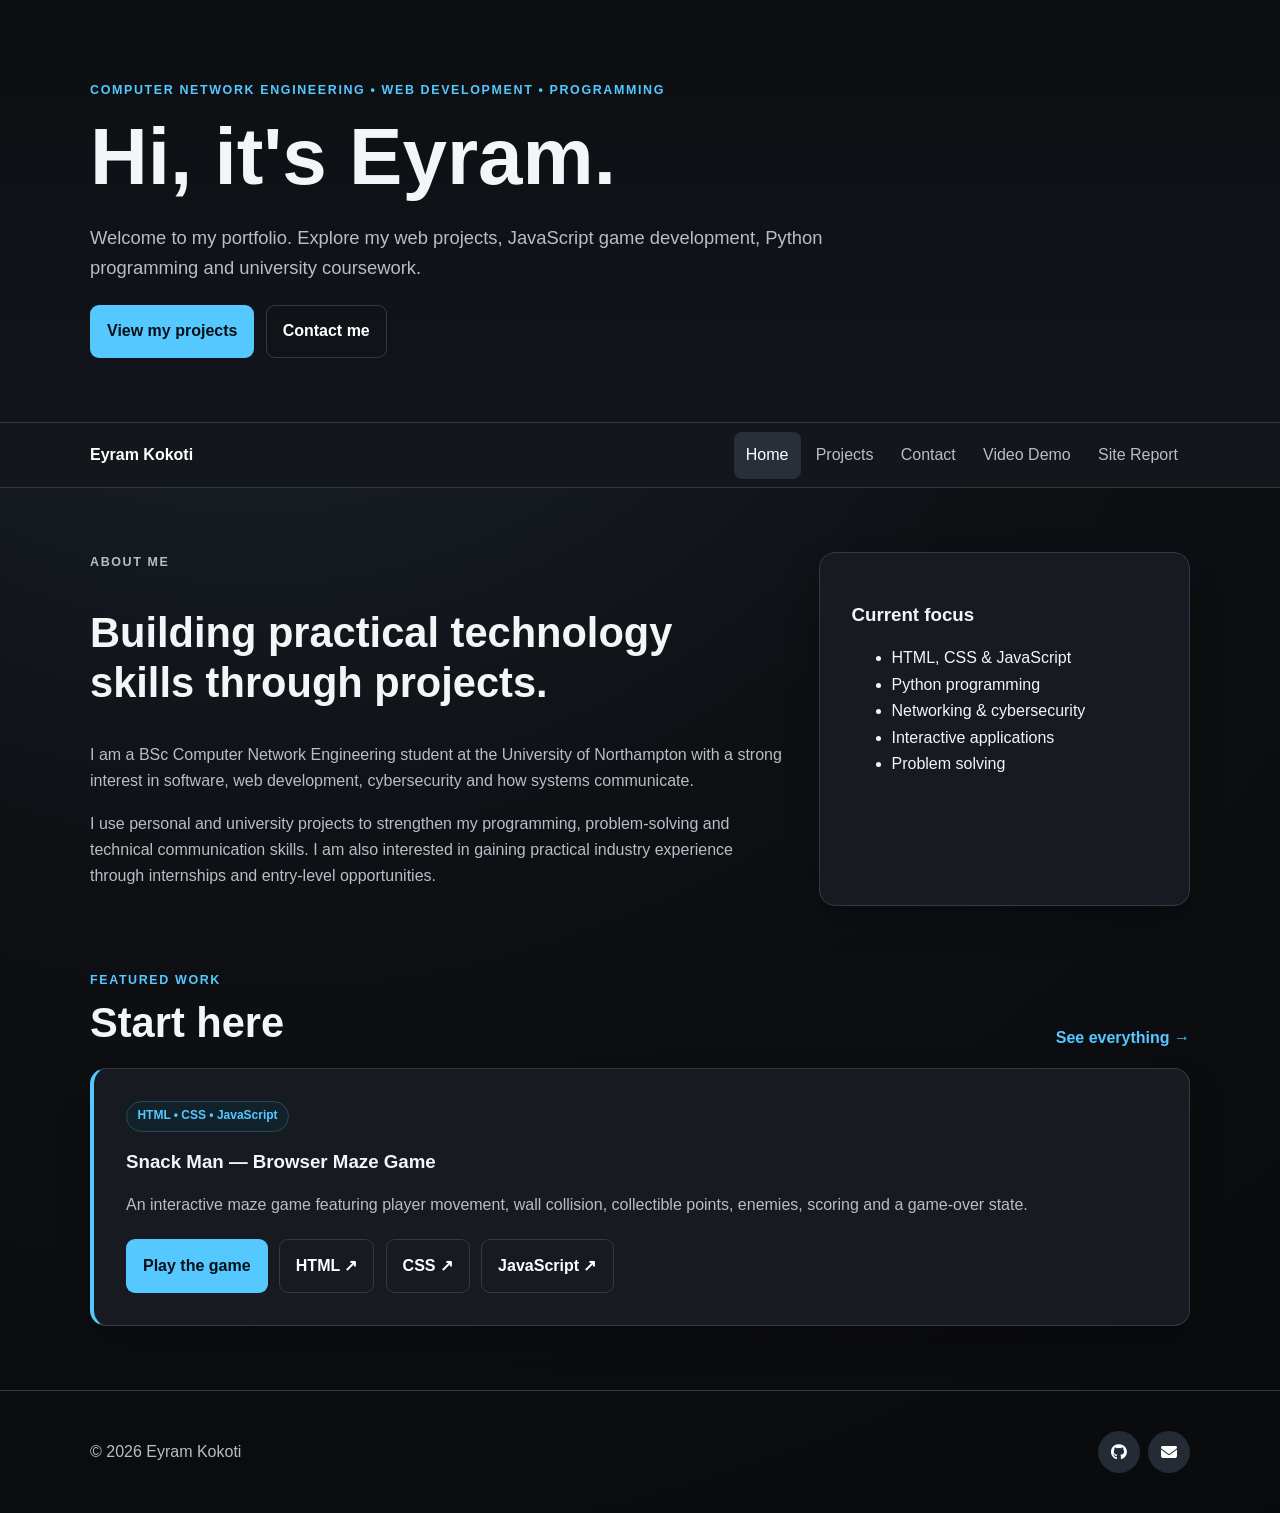
<file: index.html>
<!doctype html><html lang="en"><head><meta charset="utf-8"><meta name="viewport" content="width=device-width,initial-scale=1"><meta name="description" content="Eyram Kokoti's software, web development and programming portfolio."><title>Eyram Kokoti | Portfolio</title><link rel="stylesheet" href="main.css"><link rel="stylesheet" href="https://cdnjs.cloudflare.com/ajax/libs/font-awesome/6.5.0/css/all.min.css"></head><body><header class="site-header"><div class="container"><p class="eyebrow">Computer Network Engineering • Web Development • Programming</p><h1>Hi, it's Eyram.</h1><p class="lead">Welcome to my portfolio. Explore my web projects, JavaScript game development, Python programming and university coursework.</p><div class="hero-actions"><a class="button" href="project.html">View my projects</a><a class="button button-secondary" href="contact.html">Contact me</a></div></div></header><nav class="site-nav" aria-label="Main navigation"><div class="container nav-inner"><a class="brand" href="index.html">Eyram Kokoti</a><div class="nav-links"><a href="index.html" aria-current="page">Home</a><a href="project.html">Projects</a><a href="contact.html">Contact</a><a href="videodemo.html">Video Demo</a><a href="sitereport.html">Site Report</a></div></div></nav><main class="container content"><section class="intro-grid"><div><p class="eyebrow">About me</p><h2>Building practical technology skills through projects.</h2><p>I am a BSc Computer Network Engineering student at the University of Northampton with a strong interest in software, web development, cybersecurity and how systems communicate.</p><p>I use personal and university projects to strengthen my programming, problem-solving and technical communication skills. I am also interested in gaining practical industry experience through internships and entry-level opportunities.</p></div><aside class="quick-card"><h3>Current focus</h3><ul><li>HTML, CSS & JavaScript</li><li>Python programming</li><li>Networking & cybersecurity</li><li>Interactive applications</li><li>Problem solving</li></ul></aside></section><section class="featured"><div class="section-heading"><div><p class="eyebrow">Featured work</p><h2>Start here</h2></div><a class="text-link" href="project.html">See everything →</a></div><article class="feature-card"><div><span class="tag">HTML • CSS • JavaScript</span><h3>Snack Man — Browser Maze Game</h3><p>An interactive maze game featuring player movement, wall collision, collectible points, enemies, scoring and a game-over state.</p><div class="button-row"><a class="button" href="browser-maze-game/">Play the game</a><a class="button button-secondary" href="https://github.com/Ramzy2234/as1-Ramzy2234-pub/blob/master/browser-maze-game/index.html" target="_blank" rel="noopener">HTML ↗</a><a class="button button-secondary" href="https://github.com/Ramzy2234/as1-Ramzy2234-pub/blob/master/browser-maze-game/style.css" target="_blank" rel="noopener">CSS ↗</a><a class="button button-secondary" href="https://github.com/Ramzy2234/as1-Ramzy2234-pub/blob/master/browser-maze-game/script.js" target="_blank" rel="noopener">JavaScript ↗</a></div></div></article></section></main><footer class="site-footer"><div class="container footer-inner"><p>© 2026 Eyram Kokoti</p><div class="socials"><a href="https://github.com/Ramzy2234" target="_blank" rel="noopener" aria-label="GitHub"><i class="fab fa-github"></i></a><a href="mailto:eyramkokoti@gmail.com" aria-label="Email"><i class="fas fa-envelope"></i></a></div></div></footer></body></html>
</file>
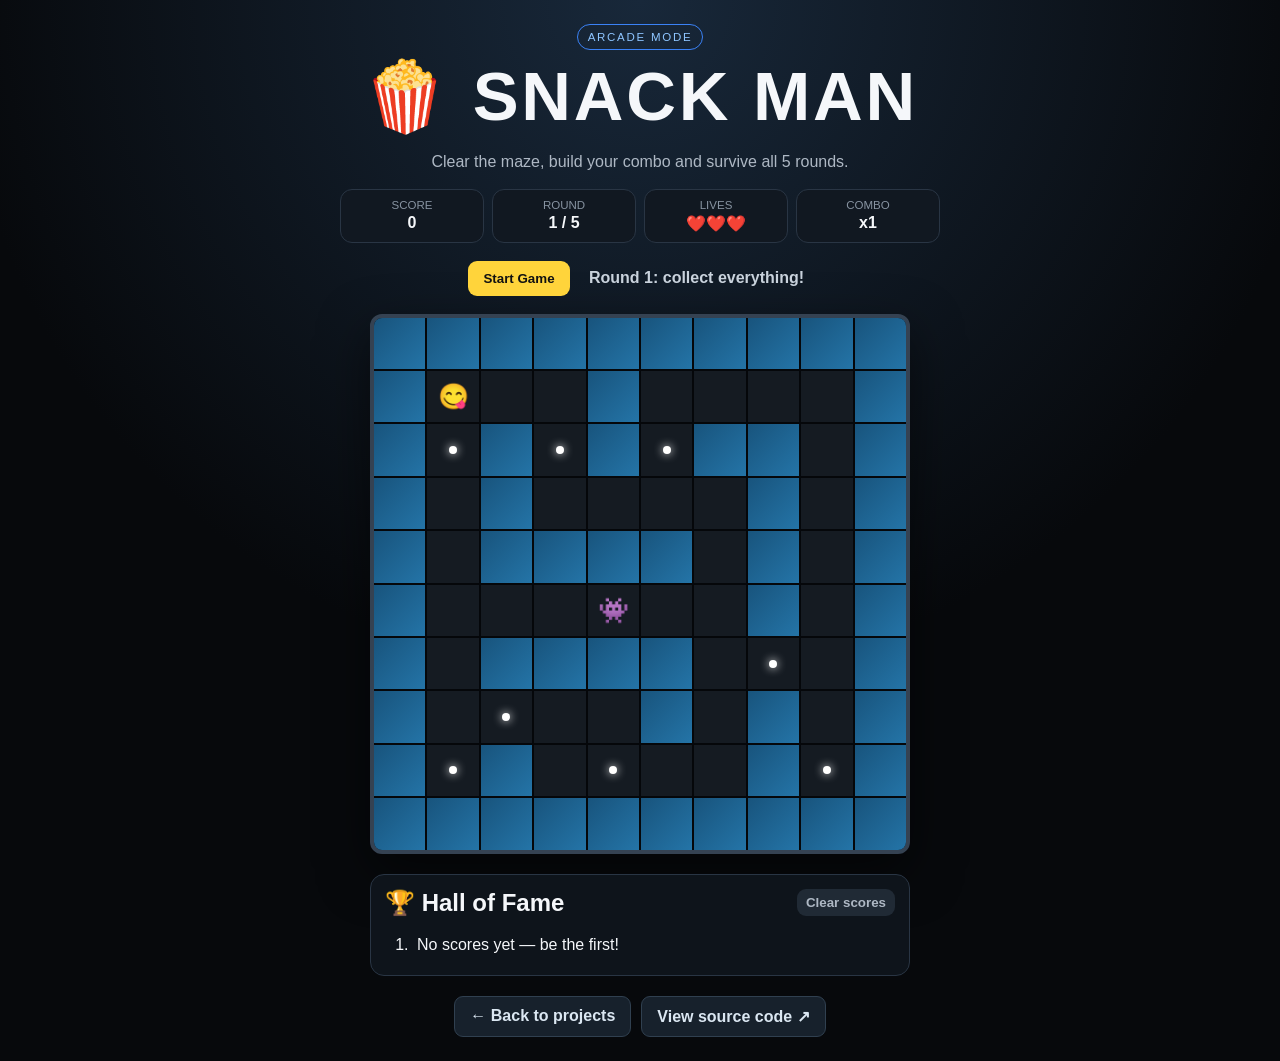
<file: browser-maze-game/index.html>
<!doctype html>
<html lang="en">
<head>
<meta charset="utf-8"><meta name="viewport" content="width=device-width,initial-scale=1">
<title>Snack Man | Eyram Kokoti</title><link rel="stylesheet" href="style.css">
</head>
<body>
<main class="game-shell">
<header><div class="badge">ARCADE MODE</div><h1>🍿 SNACK MAN</h1><p>Clear the maze, build your combo and survive all 5 rounds.</p></header>
<section class="hud">
<div><span>Score</span><strong id="score">0</strong></div><div><span>Round</span><strong id="round">1 / 5</strong></div><div><span>Lives</span><strong id="lives">❤️❤️❤️</strong></div><div><span>Combo</span><strong id="combo">x1</strong></div>
</section>
<section class="controls"><button id="startBtn">Start Game</button><button id="restartBtn" hidden>Restart</button><span id="message" role="status" aria-live="polite">Ready?</span></section>
<div id="maze" class="maze" aria-label="Snack Man maze"></div>
<div class="mobile-controls" aria-label="Touch controls"><button data-move="up">▲</button><div><button data-move="left">◀</button><button data-move="down">▼</button><button data-move="right">▶</button></div></div>
<section class="leaderboard"><div class="section-heading"><h2>🏆 Hall of Fame</h2><button id="clearBoard" type="button">Clear scores</button></div><ol id="leaderboardList"><li>No scores yet — be the first!</li></ol></section>
<div class="game-actions"><a href="../project.html">← Back to projects</a><a href="https://github.com/Ramzy2234/as1-Ramzy2234-pub/blob/master/browser-maze-game/script.js" target="_blank" rel="noopener">View source code ↗</a></div>
</main><script src="script.js"></script>
</body></html>
</file>
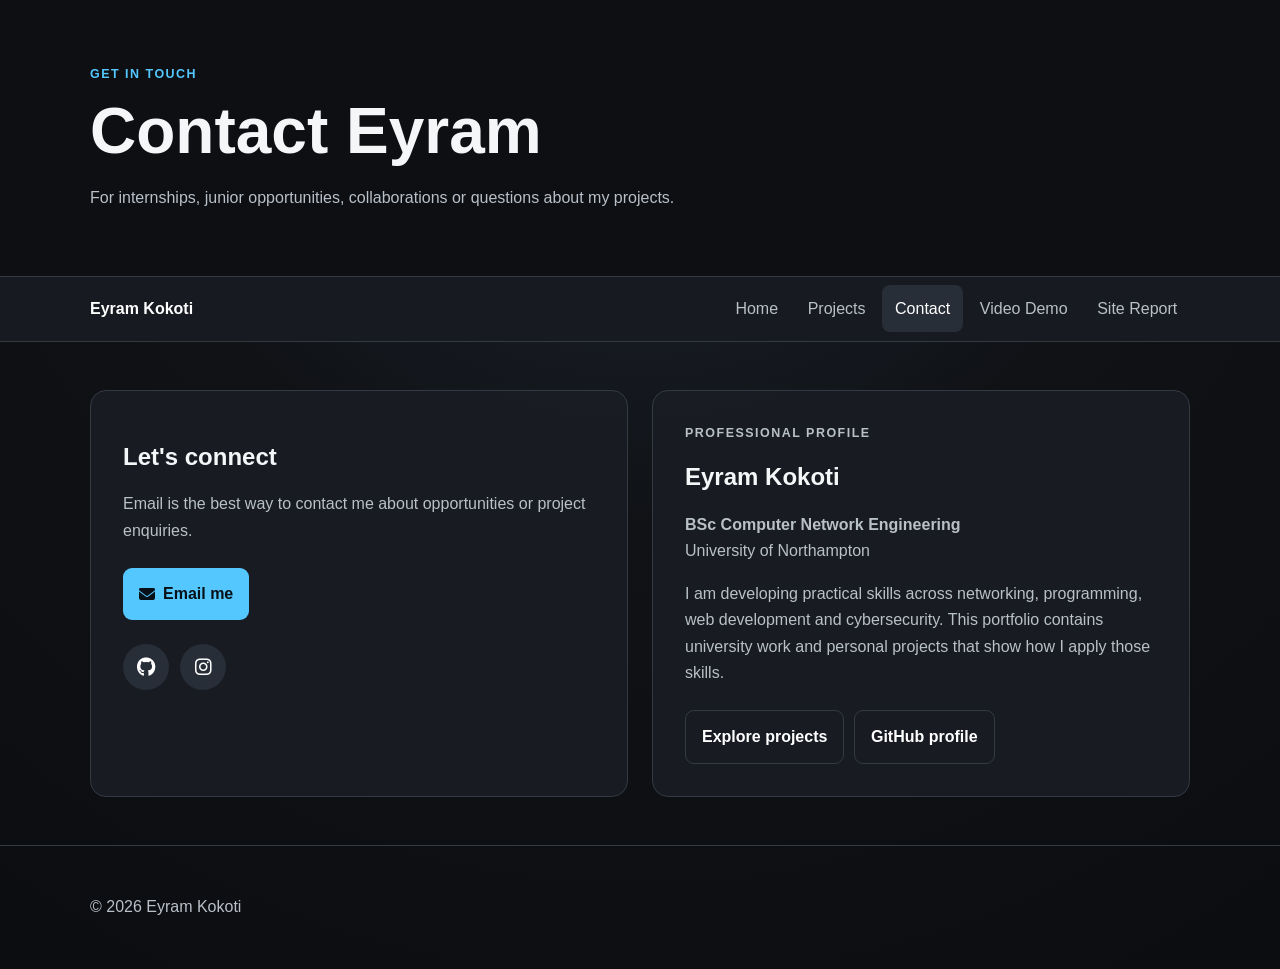
<file: contact.html>
<!doctype html><html lang="en"><head><meta charset="utf-8"><meta name="viewport" content="width=device-width,initial-scale=1"><meta name="description" content="Contact Eyram Kokoti."><title>Eyram Kokoti | Contact</title><link rel="stylesheet" href="contact.css"><link rel="stylesheet" href="https://cdnjs.cloudflare.com/ajax/libs/font-awesome/6.5.0/css/all.min.css"></head><body><header><div class="container"><p class="eyebrow">Get in touch</p><h1>Contact Eyram</h1><p>For internships, junior opportunities, collaborations or questions about my projects.</p></div></header><nav class="site-nav"><div class="container nav-inner"><a class="brand" href="index.html">Eyram Kokoti</a><div class="nav-links"><a href="index.html">Home</a><a href="project.html">Projects</a><a href="contact.html" aria-current="page">Contact</a><a href="videodemo.html">Video Demo</a><a href="sitereport.html">Site Report</a></div></div></nav><main class="container contact-main"><section class="contact-card"><h2>Let's connect</h2><p>Email is the best way to contact me about opportunities or project enquiries.</p><a class="button" href="mailto:eyramkokoti@gmail.com"><i class="fas fa-envelope"></i> Email me</a><div class="contact-icons"><a href="https://github.com/Ramzy2234" target="_blank" rel="noopener" aria-label="GitHub"><i class="fab fa-github"></i></a><a href="https://www.instagram.com/offthemapp22" target="_blank" rel="noopener" aria-label="Instagram"><i class="fab fa-instagram"></i></a></div></section><section class="profile-card"><p class="eyebrow">Professional profile</p><h2>Eyram Kokoti</h2><p><strong>BSc Computer Network Engineering</strong><br>University of Northampton</p><p>I am developing practical skills across networking, programming, web development and cybersecurity. This portfolio contains university work and personal projects that show how I apply those skills.</p><div class="button-row"><a class="button button-secondary" href="project.html">Explore projects</a><a class="button button-secondary" href="https://github.com/Ramzy2234" target="_blank" rel="noopener">GitHub profile</a></div></section></main><footer><div class="container"><p>© 2026 Eyram Kokoti</p></div></footer></body></html>
</file>
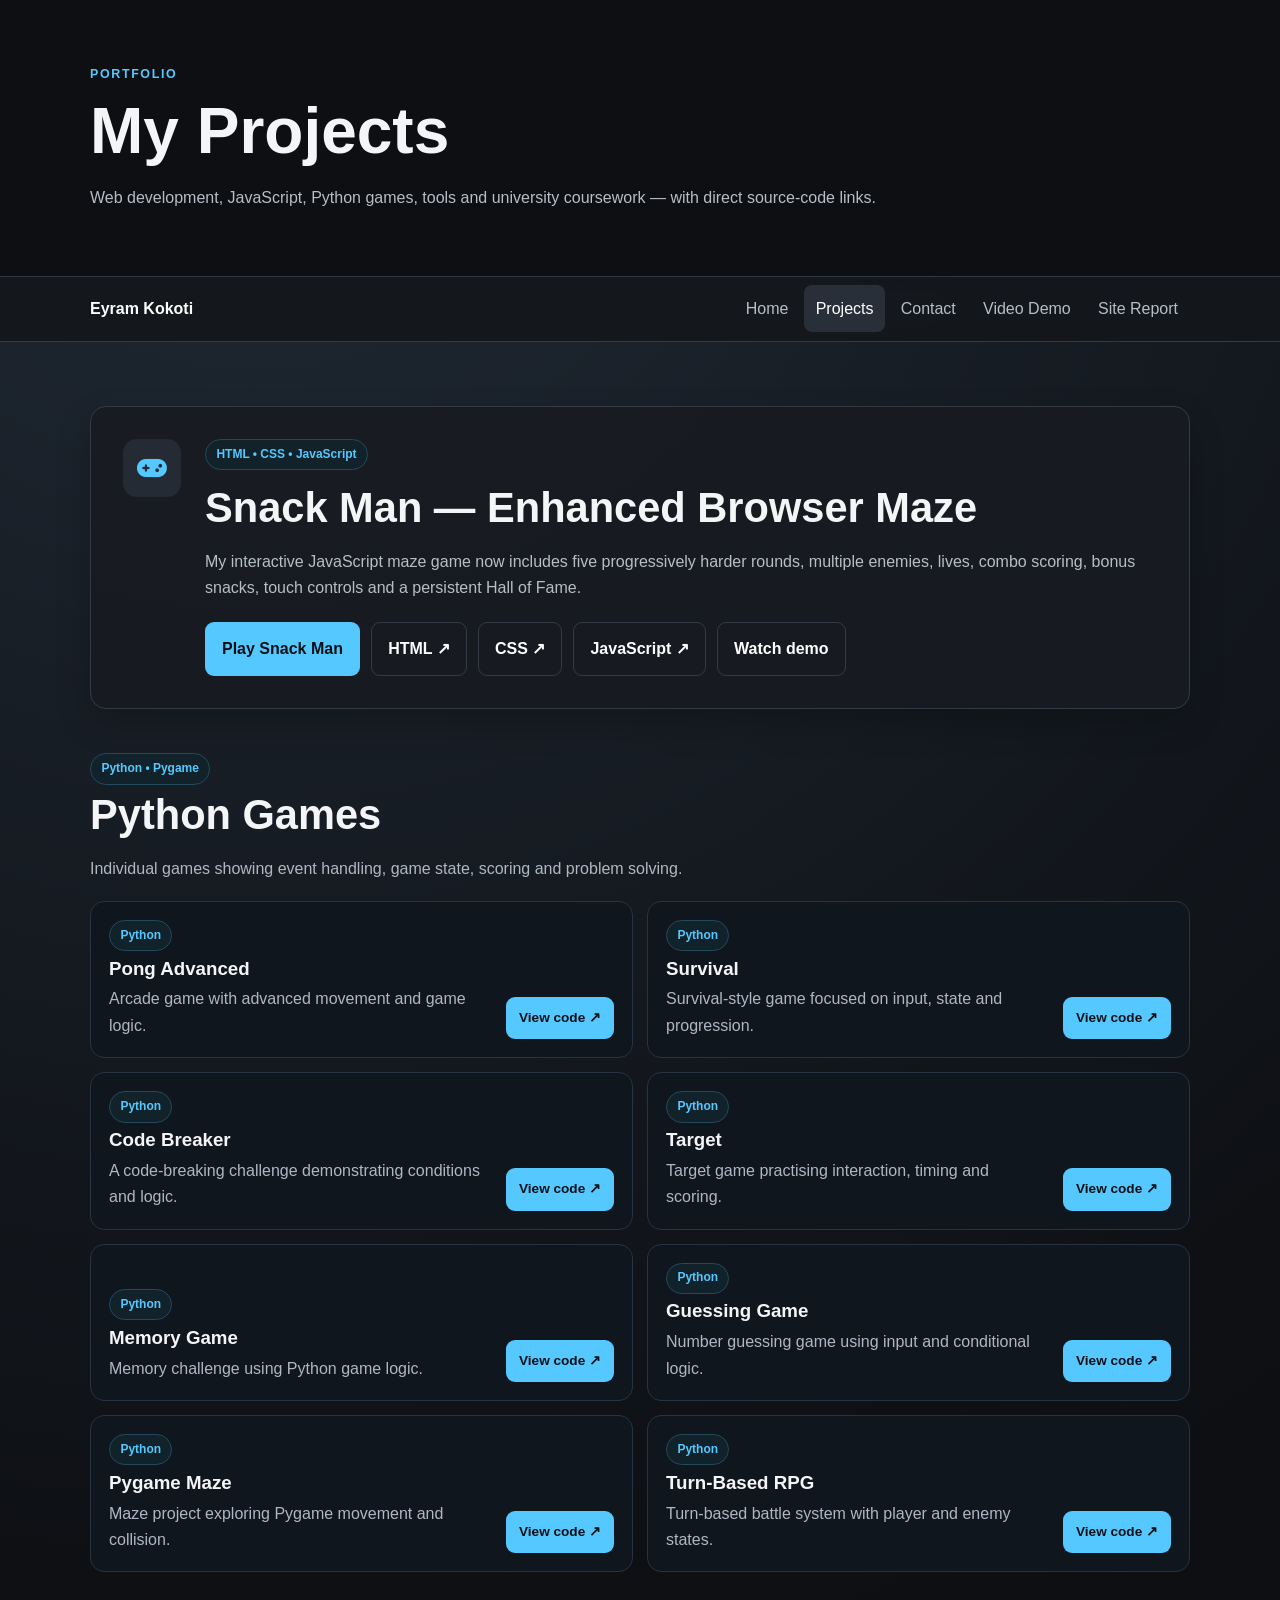
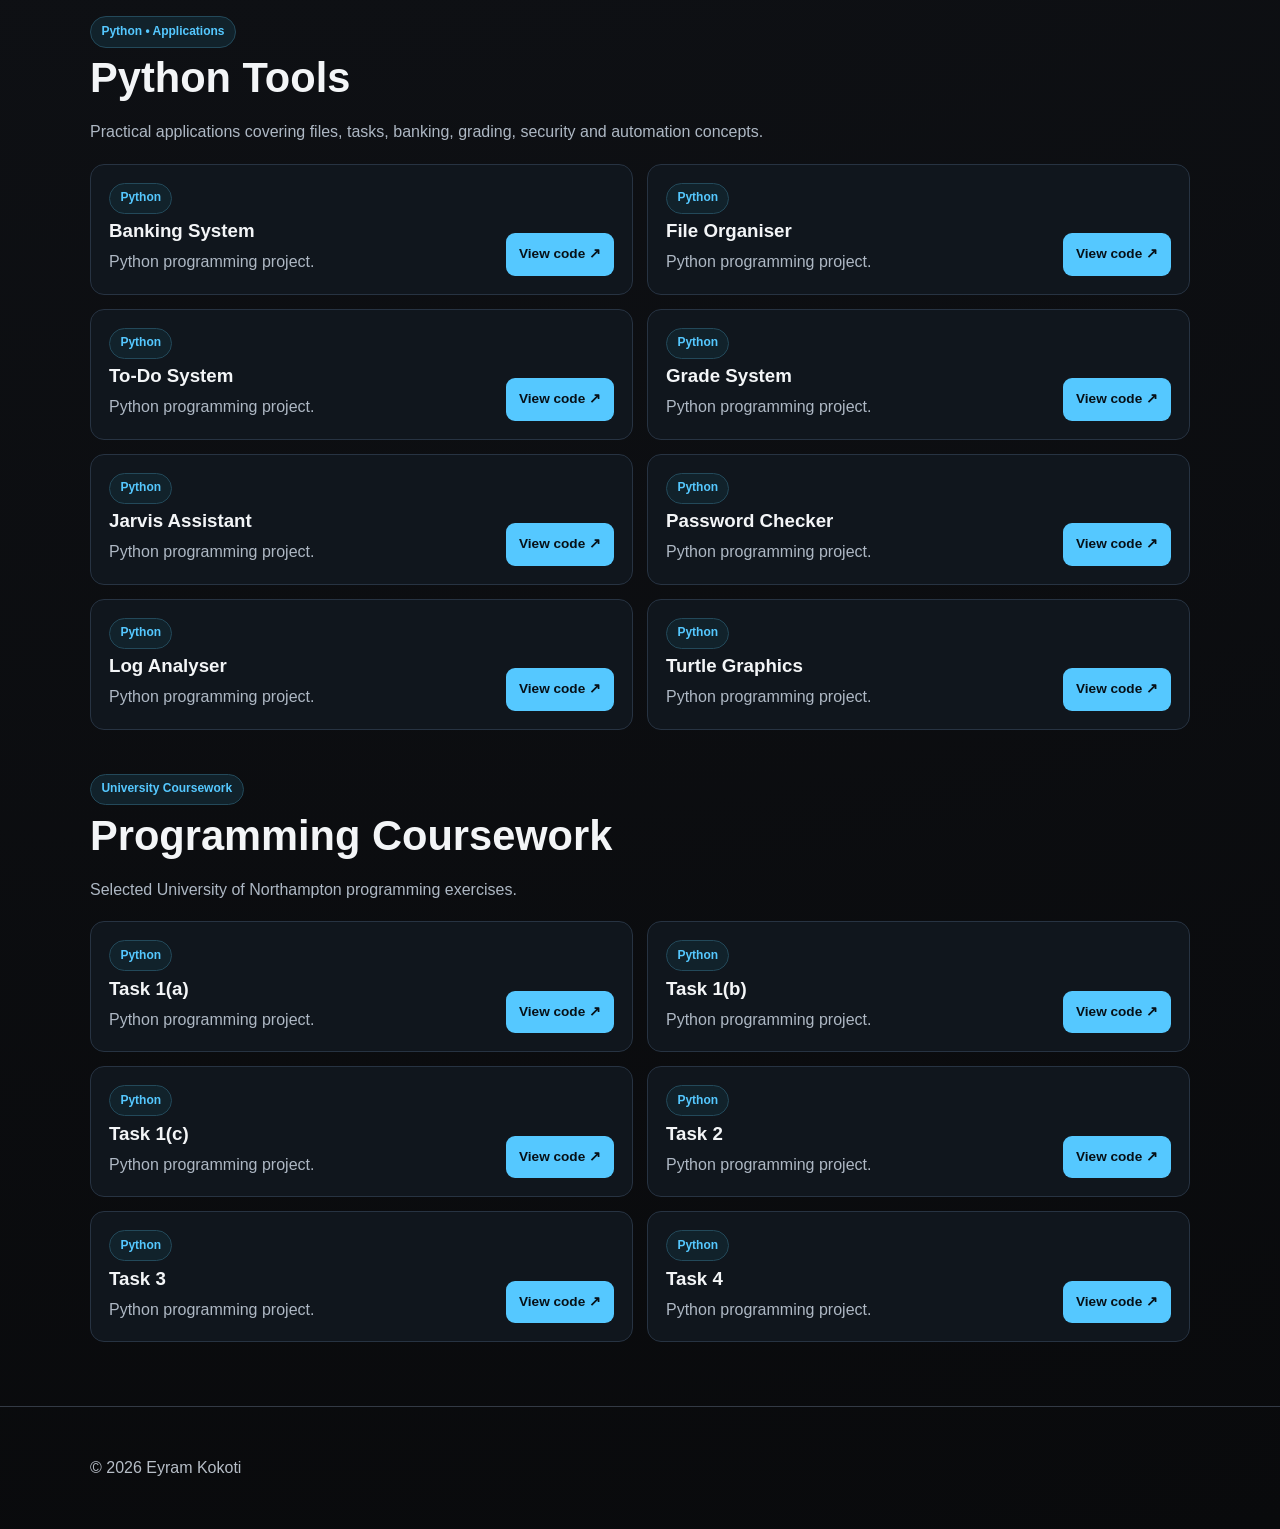
<file: project.html>
<!doctype html><html lang="en"><head><meta charset="utf-8"><meta name="viewport" content="width=device-width,initial-scale=1"><meta name="description" content="Eyram Kokoti's web development, JavaScript and Python projects."><title>Eyram Kokoti | Projects</title><link rel="stylesheet" href="main.css"><link rel="stylesheet" href="https://cdnjs.cloudflare.com/ajax/libs/font-awesome/6.5.0/css/all.min.css"></head><body><header class="page-header"><div class="container"><p class="eyebrow">Portfolio</p><h1>My Projects</h1><p>Web development, JavaScript, Python games, tools and university coursework — with direct source-code links.</p></div></header><nav class="site-nav"><div class="container nav-inner"><a class="brand" href="index.html">Eyram Kokoti</a><div class="nav-links"><a href="index.html">Home</a><a href="project.html" aria-current="page">Projects</a><a href="contact.html">Contact</a><a href="videodemo.html">Video Demo</a><a href="sitereport.html">Site Report</a></div></div></nav><main class="container content"><section class="projects-grid"><article class="project-card featured-project"><div class="project-icon"><i class="fas fa-gamepad"></i></div><div><span class="tag">HTML • CSS • JavaScript</span><h2>Snack Man — Enhanced Browser Maze</h2><p>My interactive JavaScript maze game now includes five progressively harder rounds, multiple enemies, lives, combo scoring, bonus snacks, touch controls and a persistent Hall of Fame.</p><div class="button-row"><a class="button" href="browser-maze-game/index.html">Play Snack Man</a><a class="button button-secondary" href="https://github.com/Ramzy2234/as1-Ramzy2234-pub/blob/master/browser-maze-game/index.html" target="_blank" rel="noopener">HTML ↗</a><a class="button button-secondary" href="https://github.com/Ramzy2234/as1-Ramzy2234-pub/blob/master/browser-maze-game/style.css" target="_blank" rel="noopener">CSS ↗</a><a class="button button-secondary" href="https://github.com/Ramzy2234/as1-Ramzy2234-pub/blob/master/browser-maze-game/script.js" target="_blank" rel="noopener">JavaScript ↗</a><a class="button button-secondary" href="videodemo.html">Watch demo</a></div></div></article></section><section class="project-section"><div class="section-title"><span class="tag">Python • Pygame</span><h2>Python Games</h2><p>Individual games showing event handling, game state, scoring and problem solving.</p></div><div class="mini-grid"><article class="mini-card"><div><span class="tag">Python</span><h3>Pong Advanced</h3><p>Arcade game with advanced movement and game logic.</p></div><a class="button button-small" href="https://github.com/Ramzy2234/as1-Ramzy2234-pub/blob/master/python-games/pong_advanced.py" target="_blank" rel="noopener">View code ↗</a></article><article class="mini-card"><div><span class="tag">Python</span><h3>Survival</h3><p>Survival-style game focused on input, state and progression.</p></div><a class="button button-small" href="https://github.com/Ramzy2234/as1-Ramzy2234-pub/blob/master/python-games/survival.py" target="_blank" rel="noopener">View code ↗</a></article><article class="mini-card"><div><span class="tag">Python</span><h3>Code Breaker</h3><p>A code-breaking challenge demonstrating conditions and logic.</p></div><a class="button button-small" href="https://github.com/Ramzy2234/as1-Ramzy2234-pub/blob/master/python-games/code_breaker.py" target="_blank" rel="noopener">View code ↗</a></article><article class="mini-card"><div><span class="tag">Python</span><h3>Target</h3><p>Target game practising interaction, timing and scoring.</p></div><a class="button button-small" href="https://github.com/Ramzy2234/as1-Ramzy2234-pub/blob/master/python-games/target.py" target="_blank" rel="noopener">View code ↗</a></article><article class="mini-card"><div><span class="tag">Python</span><h3>Memory Game</h3><p>Memory challenge using Python game logic.</p></div><a class="button button-small" href="https://github.com/Ramzy2234/as1-Ramzy2234-pub/blob/master/python-games/memory_game.py" target="_blank" rel="noopener">View code ↗</a></article><article class="mini-card"><div><span class="tag">Python</span><h3>Guessing Game</h3><p>Number guessing game using input and conditional logic.</p></div><a class="button button-small" href="https://github.com/Ramzy2234/as1-Ramzy2234-pub/blob/master/python-games/guessing_game.py" target="_blank" rel="noopener">View code ↗</a></article><article class="mini-card"><div><span class="tag">Python</span><h3>Pygame Maze</h3><p>Maze project exploring Pygame movement and collision.</p></div><a class="button button-small" href="https://github.com/Ramzy2234/as1-Ramzy2234-pub/blob/master/python-games/pygame_maze.py" target="_blank" rel="noopener">View code ↗</a></article><article class="mini-card"><div><span class="tag">Python</span><h3>Turn-Based RPG</h3><p>Turn-based battle system with player and enemy states.</p></div><a class="button button-small" href="https://github.com/Ramzy2234/as1-Ramzy2234-pub/blob/master/python-games/turn_based_rpg.py" target="_blank" rel="noopener">View code ↗</a></article></div></section><section class="project-section"><div class="section-title"><span class="tag">Python • Applications</span><h2>Python Tools</h2><p>Practical applications covering files, tasks, banking, grading, security and automation concepts.</p></div><div class="mini-grid"><article class="mini-card"><div><span class="tag">Python</span><h3>Banking System</h3><p>Python programming project.</p></div><a class="button button-small" href="https://github.com/Ramzy2234/as1-Ramzy2234-pub/blob/master/python-tools/banking_system.py" target="_blank" rel="noopener">View code ↗</a></article><article class="mini-card"><div><span class="tag">Python</span><h3>File Organiser</h3><p>Python programming project.</p></div><a class="button button-small" href="https://github.com/Ramzy2234/as1-Ramzy2234-pub/blob/master/python-tools/file_organiser.py" target="_blank" rel="noopener">View code ↗</a></article><article class="mini-card"><div><span class="tag">Python</span><h3>To-Do System</h3><p>Python programming project.</p></div><a class="button button-small" href="https://github.com/Ramzy2234/as1-Ramzy2234-pub/blob/master/python-tools/todo_system.py" target="_blank" rel="noopener">View code ↗</a></article><article class="mini-card"><div><span class="tag">Python</span><h3>Grade System</h3><p>Python programming project.</p></div><a class="button button-small" href="https://github.com/Ramzy2234/as1-Ramzy2234-pub/blob/master/python-tools/grade_system.py" target="_blank" rel="noopener">View code ↗</a></article><article class="mini-card"><div><span class="tag">Python</span><h3>Jarvis Assistant</h3><p>Python programming project.</p></div><a class="button button-small" href="https://github.com/Ramzy2234/as1-Ramzy2234-pub/blob/master/python-tools/jarvis_assistant.py" target="_blank" rel="noopener">View code ↗</a></article><article class="mini-card"><div><span class="tag">Python</span><h3>Password Checker</h3><p>Python programming project.</p></div><a class="button button-small" href="https://github.com/Ramzy2234/as1-Ramzy2234-pub/blob/master/python-tools/password_checker.py" target="_blank" rel="noopener">View code ↗</a></article><article class="mini-card"><div><span class="tag">Python</span><h3>Log Analyser</h3><p>Python programming project.</p></div><a class="button button-small" href="https://github.com/Ramzy2234/as1-Ramzy2234-pub/blob/master/python-tools/log_analyser.py" target="_blank" rel="noopener">View code ↗</a></article><article class="mini-card"><div><span class="tag">Python</span><h3>Turtle Graphics</h3><p>Python programming project.</p></div><a class="button button-small" href="https://github.com/Ramzy2234/as1-Ramzy2234-pub/blob/master/python-tools/turtle_graphics.py" target="_blank" rel="noopener">View code ↗</a></article></div></section><section class="project-section"><div class="section-title"><span class="tag">University Coursework</span><h2>Programming Coursework</h2><p>Selected University of Northampton programming exercises.</p></div><div class="mini-grid"><article class="mini-card"><div><span class="tag">Python</span><h3>Task 1(a)</h3><p>Python programming project.</p></div><a class="button button-small" href="https://github.com/Ramzy2234/as1-Ramzy2234-pub/blob/master/university-coursework/Task1(a).py" target="_blank" rel="noopener">View code ↗</a></article><article class="mini-card"><div><span class="tag">Python</span><h3>Task 1(b)</h3><p>Python programming project.</p></div><a class="button button-small" href="https://github.com/Ramzy2234/as1-Ramzy2234-pub/blob/master/university-coursework/Task1(b).py" target="_blank" rel="noopener">View code ↗</a></article><article class="mini-card"><div><span class="tag">Python</span><h3>Task 1(c)</h3><p>Python programming project.</p></div><a class="button button-small" href="https://github.com/Ramzy2234/as1-Ramzy2234-pub/blob/master/university-coursework/Task1(c).py" target="_blank" rel="noopener">View code ↗</a></article><article class="mini-card"><div><span class="tag">Python</span><h3>Task 2</h3><p>Python programming project.</p></div><a class="button button-small" href="https://github.com/Ramzy2234/as1-Ramzy2234-pub/blob/master/university-coursework/Task2.py" target="_blank" rel="noopener">View code ↗</a></article><article class="mini-card"><div><span class="tag">Python</span><h3>Task 3</h3><p>Python programming project.</p></div><a class="button button-small" href="https://github.com/Ramzy2234/as1-Ramzy2234-pub/blob/master/university-coursework/Task3.py" target="_blank" rel="noopener">View code ↗</a></article><article class="mini-card"><div><span class="tag">Python</span><h3>Task 4</h3><p>Python programming project.</p></div><a class="button button-small" href="https://github.com/Ramzy2234/as1-Ramzy2234-pub/blob/master/university-coursework/Task4.py" target="_blank" rel="noopener">View code ↗</a></article></div></section></main><footer class="site-footer"><div class="container footer-inner"><p>© 2026 Eyram Kokoti</p></div></footer></body></html>
</file>
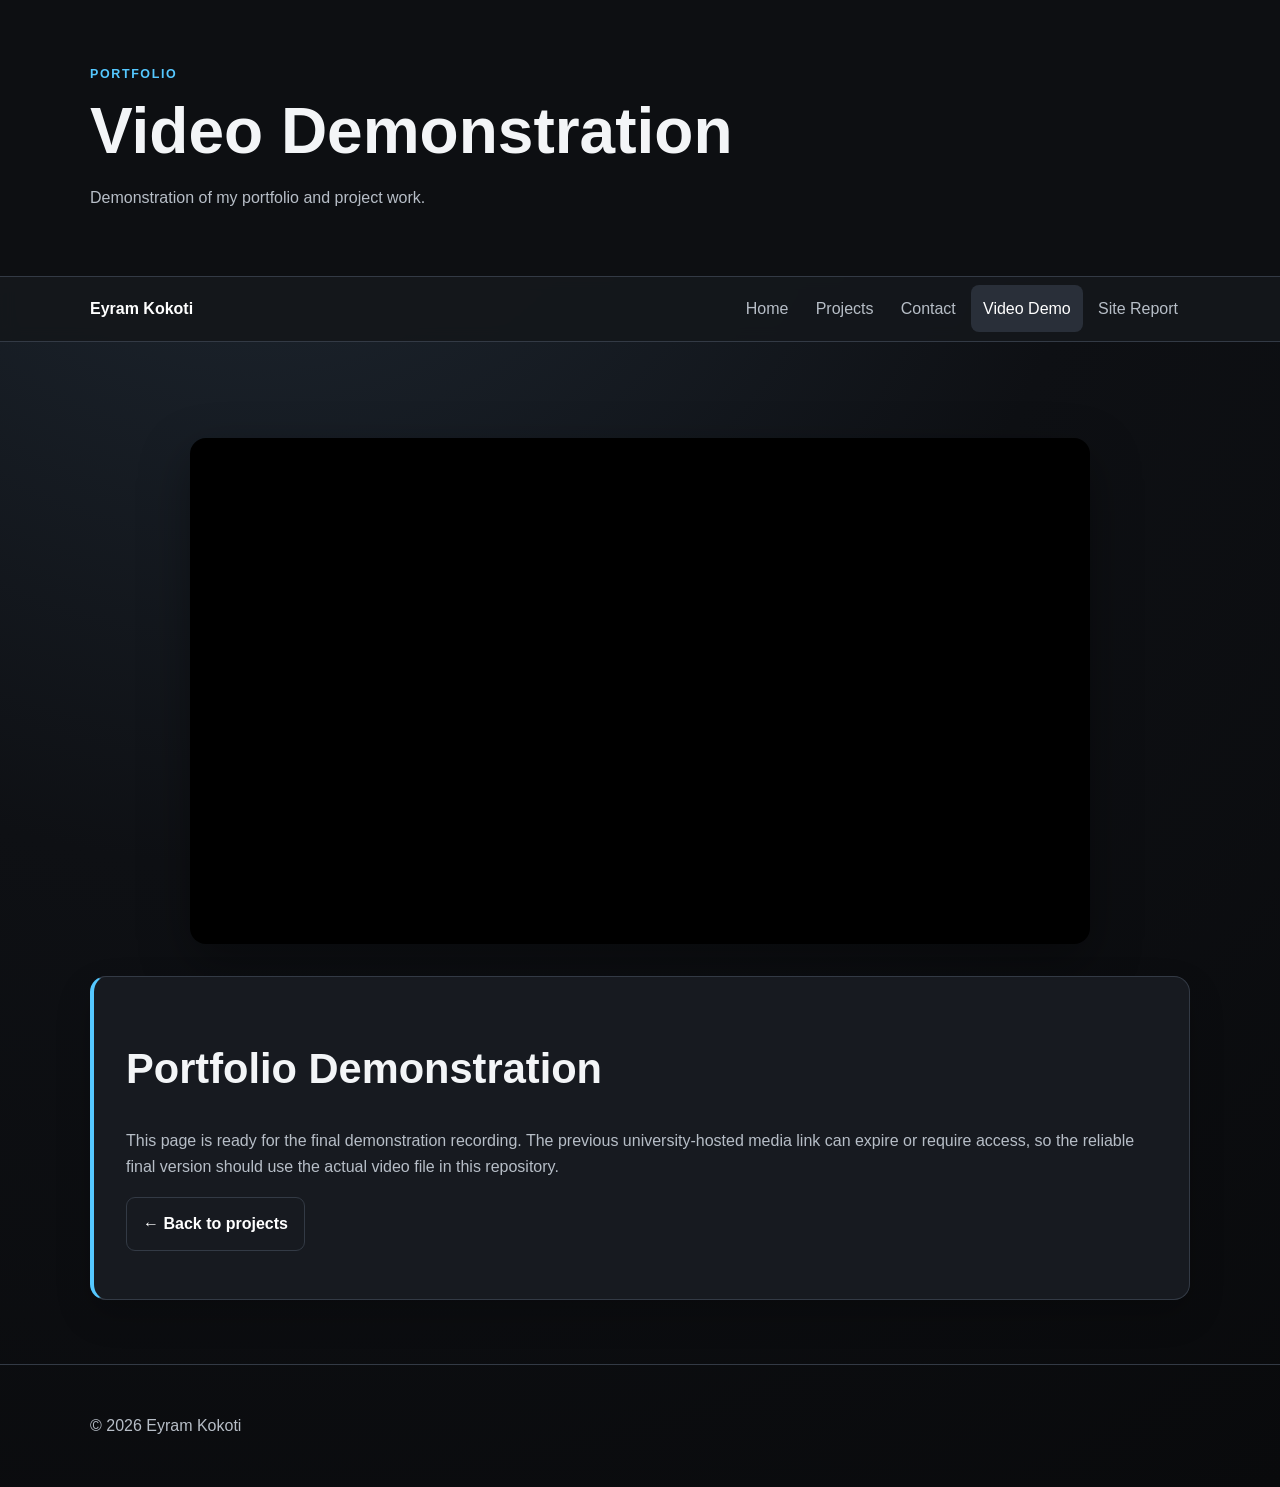
<file: videodemo.html>
<!doctype html><html lang="en"><head><meta charset="utf-8"><meta name="viewport" content="width=device-width,initial-scale=1"><title>Eyram Kokoti | Video Demo</title><link rel="stylesheet" href="main.css"></head><body><header class="page-header"><div class="container"><p class="eyebrow">Portfolio</p><h1>Video Demonstration</h1><p>Demonstration of my portfolio and project work.</p></div></header><nav class="site-nav"><div class="container nav-inner"><a class="brand" href="index.html">Eyram Kokoti</a><div class="nav-links"><a href="index.html">Home</a><a href="project.html">Projects</a><a href="contact.html">Contact</a><a href="videodemo.html" aria-current="page">Video Demo</a><a href="sitereport.html">Site Report</a></div></div></nav><main class="container content">
<div class="video-frame">
<iframe id="kmsembed-0_s1hwe0ky" width="640" height="420" src="https://mymedia.northampton.ac.uk/embed/secure/iframe/entryId/0_s1hwe0ky/uiConfId/23458046/st/0" class="kmsembed" allowfullscreen webkitallowfullscreen mozAllowFullScreen allow="autoplay *; fullscreen *; encrypted-media *" referrerPolicy="no-referrer-when-downgrade" sandbox="allow-downloads allow-forms allow-same-origin allow-scripts allow-top-navigation allow-pointer-lock allow-popups allow-modals allow-orientation-lock allow-popups-to-escape-sandbox allow-presentation allow-top-navigation-by-user-activation" frameborder="0" title="2026-03-27 14-55-38 (website recording)"></iframe>
</div>
<section class="feature-card"><h2>Portfolio Demonstration</h2><p>This page is ready for the final demonstration recording. The previous university-hosted media link can expire or require access, so the reliable final version should use the actual video file in this repository.</p></div><p><a class="button button-secondary" href="project.html">← Back to projects</a></p></section></main><footer class="site-footer"><div class="container footer-inner"><p>© 2026 Eyram Kokoti</p></div></footer></body></html>
</file>
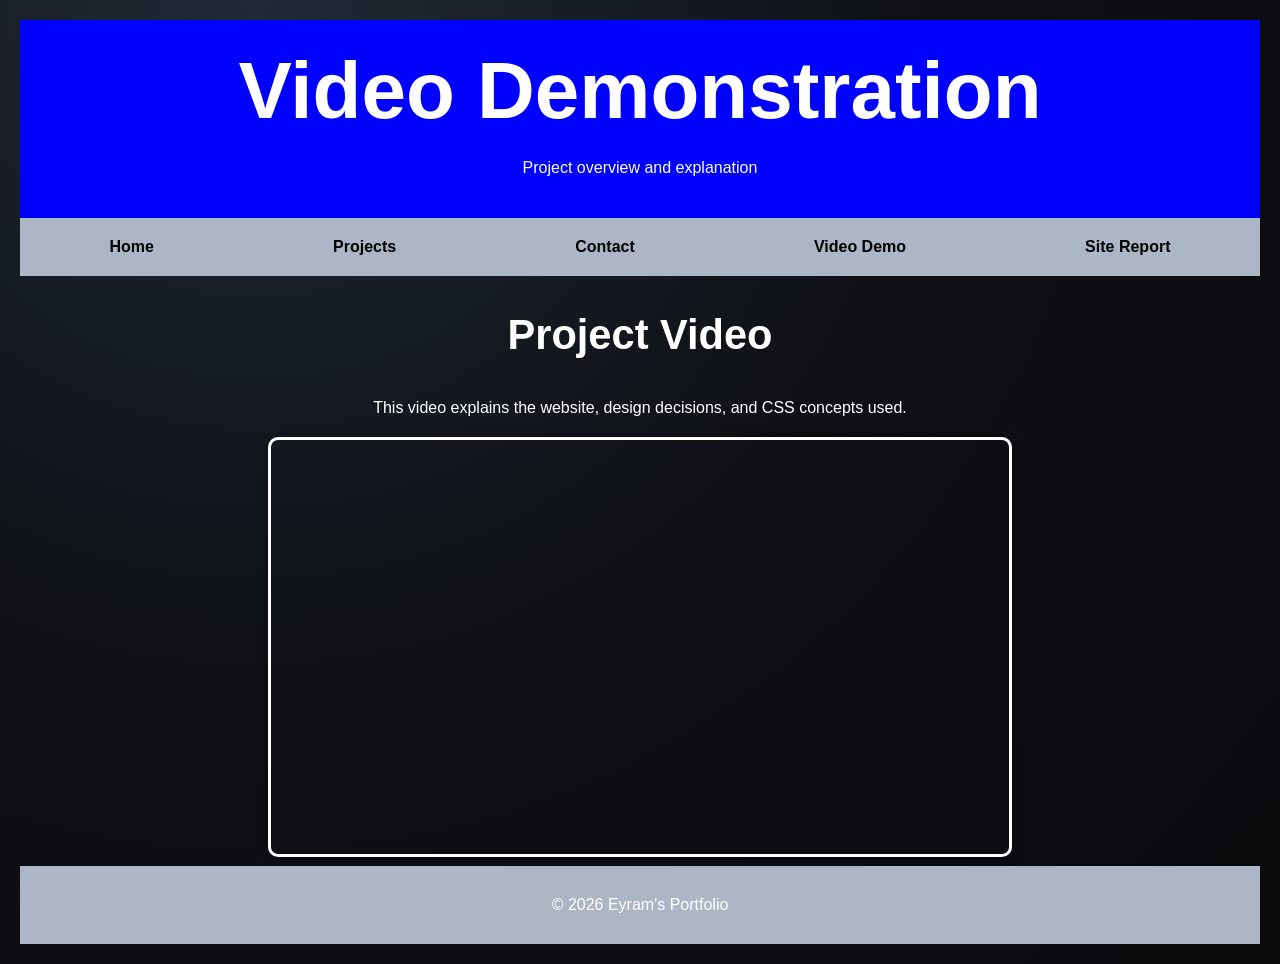
<file: VideoDemo.html>
<!DOCTYPE html>
<html lang="en">

<head>
    <meta charset="UTF-8">
    <meta name="viewport" content="width=device-width, initial-scale=1.0">
    <title>Video Demo - Eyram's Portfolio</title>
    <link rel="stylesheet" href="main.css" media="screen">
    <style>
        body {
            font-family: Arial, sans-serif;
            text-align: center;
            margin: 0;
            padding: 20px;
            display: grid;
            grid-template-columns: 20% 60% 20%;
            grid-template-rows: auto;
            grid-template-areas:
                "header header header"
                "nav nav nav"
                ". main ."
                "footer footer footer";
            background-color: #5C6D70;
        }

        header {
            background-color: blue;
            color: white;
            padding: 20px;
            grid-area: header;
        }

        nav {
            background-color: #ADB6C4;
            grid-area: nav;
        }

        nav ul {
            list-style: none;
            padding: 0;
            display: flex;
            justify-content: space-around;
        }

        nav ul li {
            list-style: none;
        }

        nav a {
            text-decoration: none;
            color: black;
            font-weight: bold;
        }

        main {
            color: white;
            grid-area: main;
        }

        section {
            max-width: 800px;
            margin: auto;
        }

        footer {
            background-color: #ADB6C4;
            color: white;
            grid-area: footer;
            padding: 10px;
        }

        iframe {
            width: 100%;
            max-width: 100%;
            height: 420px;
            border: 3px solid #fff;
            border-radius: 10px;
            box-shadow: 0 0 10px rgba(0, 0, 0, 0.4);
        }
    </style>
</head>

<body>
    <header>
        <h1>Video Demonstration</h1>
        <p>Project overview and explanation</p>
    </header>
    <nav>
        <ul>
            <li><a href="index.html">Home</a></li>
            <li><a href="project.html">Projects</a></li>
            <li><a href="contact.html">Contact</a></li>
            <li><a href="videodemo.html" class="active">Video Demo</a></li>
            <li><a href="sitereport.html">Site Report</a></li>
        </ul>
    </nav>
    <main>
        <section>
            <h2>Project Video</h2>
            <p>This video explains the website, design decisions, and CSS concepts used.</p>

            <iframe
                src="https://mymedia.northampton.ac.uk/embed/secure/iframe/entryId/0_4dmed2oj/uiConfId/23458795/st/0"
                title="Project Demo Video" frameborder="0" allowfullscreen
                webkitallowfullscreen mozallowfullscreen allow="autoplay *; fullscreen *; encrypted-media *">
            </iframe>
        </section>
    </main>

    <footer>
        <p>&copy; 2026 Eyram's Portfolio</p>
    </footer>
</body>

</html>
</file>
<file: main.css>
:root{--bg:#0e1014;--panel:#181b21;--text:#f3f5f7;--muted:#b7bec7;--accent:#55c8ff;--border:#333a45;--max:1100px}*{box-sizing:border-box}html{scroll-behavior:smooth}body{margin:0;font-family:Inter,Segoe UI,Arial,sans-serif;background:radial-gradient(circle at 20% 0,#202a35 0,#0e1014 48%,#090a0c 100%);color:var(--text);line-height:1.65}.container{width:min(var(--max),92%);margin:auto}h1,h2,h3{line-height:1.2}.eyebrow{color:var(--accent);text-transform:uppercase;letter-spacing:.13em;font-size:.78rem;font-weight:800;margin:0 0 .5rem}.lead{font-size:1.15rem;color:var(--muted);max-width:750px}.site-header{padding:5rem 0 4rem;background:linear-gradient(180deg,#0c0e11,#11151b);border-bottom:1px solid var(--border)}h1{font-size:clamp(2.5rem,7vw,5rem);margin:.2rem 0 .8rem}h2{font-size:clamp(1.8rem,4vw,2.6rem)}.hero-actions,.button-row{display:flex;gap:.7rem;flex-wrap:wrap;margin-top:1.3rem}.button{display:inline-flex;align-items:center;gap:.5rem;padding:.8rem 1rem;border-radius:9px;background:var(--accent);color:#071017;text-decoration:none;font-weight:800;border:1px solid transparent}.button:hover{transform:translateY(-2px)}.button-secondary{background:transparent;color:#fff;border-color:var(--border)}.site-nav{position:sticky;top:0;z-index:20;background:rgba(20,23,28,.96);backdrop-filter:blur(8px);border-bottom:1px solid var(--border)}.nav-inner{min-height:64px;display:flex;align-items:center;justify-content:space-between;gap:1rem}.brand{font-weight:900;color:#fff;text-decoration:none}.nav-links{display:flex;flex-wrap:wrap;gap:.2rem}.nav-links a{color:var(--muted);text-decoration:none;padding:.65rem .75rem;border-radius:8px}.nav-links a:hover,.nav-links a[aria-current=page]{background:#292f39;color:#fff}.content{padding:4rem 0}.intro-grid{display:grid;grid-template-columns:1.5fr .8fr;gap:2rem}.intro-grid p,.feature-card p,.project-card p{color:var(--muted)}.quick-card,.feature-card,.project-card{background:rgba(24,27,33,.94);border:1px solid var(--border);border-radius:16px;padding:2rem;box-shadow:0 15px 35px rgba(0,0,0,.2)}.featured{margin-top:4rem}.section-heading{display:flex;justify-content:space-between;align-items:end;gap:1rem;margin-bottom:1rem}.section-heading h2{margin:.2rem 0}.text-link{color:var(--accent);font-weight:800;text-decoration:none}.feature-card{border-left:4px solid var(--accent)}.tag{display:inline-block;color:var(--accent);background:#11222b;border:1px solid #23495a;border-radius:999px;padding:.3rem .65rem;font-size:.75rem;font-weight:800}.projects-grid{display:grid;grid-template-columns:repeat(2,minmax(0,1fr));gap:1.4rem}.featured-project{grid-column:1/-1;display:grid;grid-template-columns:auto 1fr;gap:1.5rem;align-items:start}.project-icon{width:58px;height:58px;border-radius:14px;background:#252b34;display:grid;place-items:center;color:var(--accent);font-size:1.5rem}.project-card h2{margin:.8rem 0}.project-list{color:var(--muted);padding-left:1.2rem;columns:2}.page-header{padding:4rem 0 3rem;background:#0d0f12;border-bottom:1px solid var(--border)}.page-header h1{font-size:clamp(2.3rem,6vw,4rem)}.page-header p:not(.eyebrow){color:var(--muted)}.site-footer{border-top:1px solid var(--border);padding:2rem 0;color:var(--muted)}.footer-inner{display:flex;justify-content:space-between;align-items:center}.socials{display:flex;gap:.5rem}.socials a{width:42px;height:42px;display:grid;place-items:center;border-radius:50%;background:#252b34;color:#fff;text-decoration:none}@media(max-width:800px){.intro-grid,.projects-grid{grid-template-columns:1fr}.featured-project{grid-column:auto}.nav-inner{align-items:flex-start;flex-direction:column;padding:1rem 0}.project-list{columns:1}}@media(max-width:500px){.site-header{padding:3.5rem 0 3rem}.content{padding:3rem 0}.quick-card,.feature-card,.project-card{padding:1.4rem}}
.project-section{margin-top:44px}.section-title{margin-bottom:18px}.section-title h2{margin:.35rem 0}.section-title p{color:#aeb8c4}.mini-grid{display:grid;grid-template-columns:repeat(2,minmax(0,1fr));gap:14px}.mini-card{background:#10161d;border:1px solid #273342;border-radius:14px;padding:18px;display:flex;justify-content:space-between;gap:18px;align-items:flex-end}.mini-card h3{margin:.4rem 0}.mini-card p{color:#aeb8c4;margin:0}.button-small{white-space:nowrap;padding:9px 12px!important;font-size:.85rem}@media(max-width:700px){.mini-grid{grid-template-columns:1fr}.mini-card{align-items:flex-start;flex-direction:column}.button-small{width:100%;text-align:center}}

.video-placeholder{min-height:320px;margin:1.5rem 0;border:1px dashed #445365;border-radius:14px;background:#0d131a;display:grid;place-items:center;text-align:center;padding:30px;color:#aeb8c4}.video-placeholder strong{font-size:1.25rem;color:#fff}.video-placeholder p{max-width:520px}

.video-frame { width:min(100%,900px); margin:2rem auto; aspect-ratio:16/9; background:#000; border-radius:16px; overflow:hidden; box-shadow:0 18px 50px rgba(0,0,0,.35); }
.video-frame iframe { width:100%; height:100%; border:0; display:block; }
</file>
<file: browser-maze-game/style.css>
*{box-sizing:border-box}body{margin:0;min-height:100vh;background:radial-gradient(circle at top,#18283a,#07090c 55%);color:#f5f7fa;font-family:Arial,sans-serif;display:grid;place-items:center}.game-shell{width:min(760px,95vw);padding:24px 16px;text-align:center}.badge{display:inline-block;padding:6px 10px;border:1px solid #3b82f6;border-radius:999px;font-size:.72rem;letter-spacing:.15em;color:#8ec5ff}.game-shell h1{margin:.35rem 0;font-size:clamp(2rem,8vw,4.3rem);letter-spacing:.04em}.game-shell header p{color:#aeb8c4}.hud{display:grid;grid-template-columns:repeat(4,1fr);gap:8px;margin:18px auto;max-width:600px}.hud div{background:#111821;border:1px solid #293544;border-radius:12px;padding:9px}.hud span{display:block;color:#8793a1;font-size:.72rem;text-transform:uppercase}.hud strong{display:block;margin-top:3px}.controls{display:flex;justify-content:center;align-items:center;gap:12px;flex-wrap:wrap;margin:12px}.controls button,.game-actions a,.section-heading button{border:0;border-radius:9px;padding:10px 15px;font-weight:800;cursor:pointer;text-decoration:none}.controls button{background:#ffd43b;color:#111}.controls button:nth-child(2){background:#4dabf7}.controls button[hidden]{display:none}.controls #message{min-width:230px;color:#c9d2dc;font-weight:700}.maze{width:min(540px,92vw);aspect-ratio:1;margin:18px auto;display:grid;grid-template-columns:repeat(10,1fr);grid-template-rows:repeat(10,1fr);gap:2px;background:#05070a;border:4px solid #354252;border-radius:12px;overflow:hidden;box-shadow:0 18px 50px #0008}.cell{position:relative;background:#151b22}.wall{background:linear-gradient(135deg,#18547d,#2474a7)}.point:after{content:"";position:absolute;width:8px;height:8px;background:#fff;border-radius:50%;left:50%;top:50%;transform:translate(-50%,-50%);box-shadow:0 0 10px #fff}.bonus:after{content:"★";position:absolute;inset:0;display:grid;place-items:center;color:#ffd43b;font-size:1.15rem}.player:after{content:"😋";position:absolute;inset:0;display:grid;place-items:center;font-size:clamp(15px,3vw,25px)}.enemy:after{content:"👾";position:absolute;inset:0;display:grid;place-items:center;font-size:clamp(15px,3vw,25px)}.mobile-controls{display:none}.leaderboard{max-width:540px;margin:20px auto;background:#0e141b;border:1px solid #293544;border-radius:14px;padding:14px;text-align:left}.section-heading{display:flex;justify-content:space-between;align-items:center}.section-heading h2{margin:0}.section-heading button{padding:6px 9px;background:#202a35;color:#aeb8c4}.leaderboard ol{margin:12px 0 0;padding-left:28px}.leaderboard li{padding:7px 4px;border-bottom:1px solid #202a35}.leaderboard li:last-child{border:0}.game-actions{display:flex;justify-content:center;gap:10px;flex-wrap:wrap;margin-top:15px}.game-actions a{background:#17212c;color:#dbe7f2;border:1px solid #304050}.game-actions a:hover,.controls button:hover{transform:translateY(-1px)}@media(max-width:560px){.hud{grid-template-columns:repeat(2,1fr)}.mobile-controls{display:block;margin:10px auto}.mobile-controls button{width:52px;height:45px;margin:3px;border:1px solid #405064;border-radius:9px;background:#182330;color:#fff;font-size:1.1rem}.maze{margin-bottom:10px}}
</file>
<file: contact.css>
:root{--bg:#101216;--panel:#1a1d23;--text:#f4f6f8;--muted:#b9c0c8;--accent:#54c7ff;--border:#343a44}*{box-sizing:border-box}body{margin:0;font-family:Inter,Segoe UI,Arial,sans-serif;color:var(--text);background:radial-gradient(circle at top,#202833 0,#101216 45%,#0c0d10 100%);line-height:1.65}.container{width:min(1100px,92%);margin:auto}.eyebrow{text-transform:uppercase;letter-spacing:.12em;font-size:.78rem;font-weight:800;color:var(--accent);margin:0 0 .5rem}header{padding:4rem 0 3rem;background:#0d0f12;border-bottom:1px solid var(--border)}h1,h2,h3{line-height:1.2}h1{font-size:clamp(2.2rem,6vw,4rem);margin:.2rem 0 .7rem}header p:not(.eyebrow),.contact-card p,.profile-card p{color:var(--muted)}.site-nav{background:#171a20;border-bottom:1px solid var(--border);position:sticky;top:0;z-index:10}.nav-inner{display:flex;justify-content:space-between;align-items:center;gap:1rem;min-height:64px}.brand{color:#fff;text-decoration:none;font-weight:800}.nav-links{display:flex;gap:.25rem;flex-wrap:wrap}.nav-links a{color:var(--muted);text-decoration:none;padding:.65rem .8rem;border-radius:8px}.nav-links a:hover,.nav-links a[aria-current=page]{color:#fff;background:#282e38}.contact-main{display:grid;grid-template-columns:1fr 1fr;gap:1.5rem;padding:3rem 0}.contact-card,.profile-card{background:rgba(26,29,35,.92);border:1px solid var(--border);border-radius:16px;padding:2rem}.button{display:inline-flex;align-items:center;gap:.5rem;background:var(--accent);color:#071017;text-decoration:none;font-weight:800;padding:.8rem 1rem;border-radius:9px;margin-top:.5rem}.button-secondary{background:transparent;color:#fff;border:1px solid var(--border)}.button-row{display:flex;gap:.6rem;flex-wrap:wrap}.contact-icons{display:flex;gap:.7rem;margin-top:1.5rem}.contact-icons a{width:46px;height:46px;display:grid;place-items:center;border-radius:50%;background:#282e38;color:#fff;text-decoration:none;font-size:1.2rem}.contact-icons a:hover{background:var(--accent);color:#071017}footer{padding:2rem 0;border-top:1px solid var(--border);color:var(--muted)}@media(max-width:760px){.nav-inner{align-items:flex-start;flex-direction:column;padding:1rem 0}.contact-main{grid-template-columns:1fr}}
</file>
